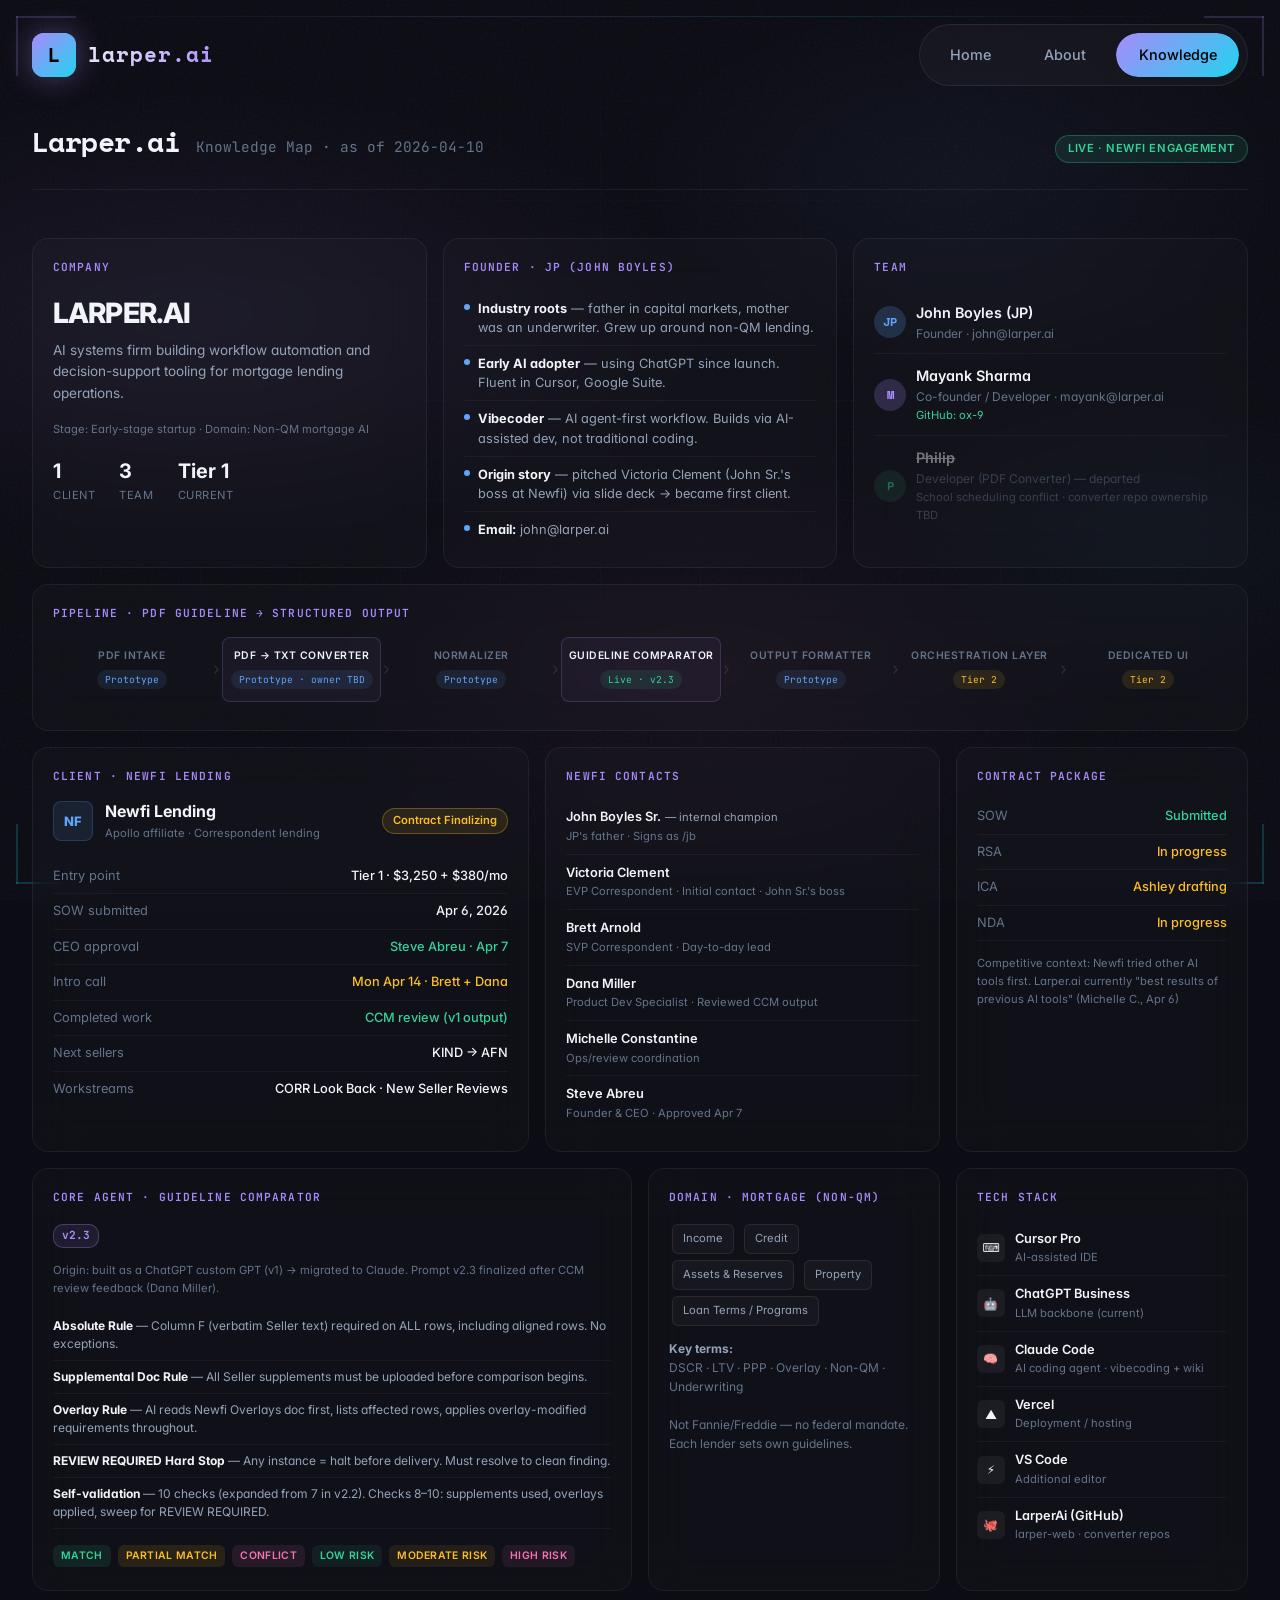
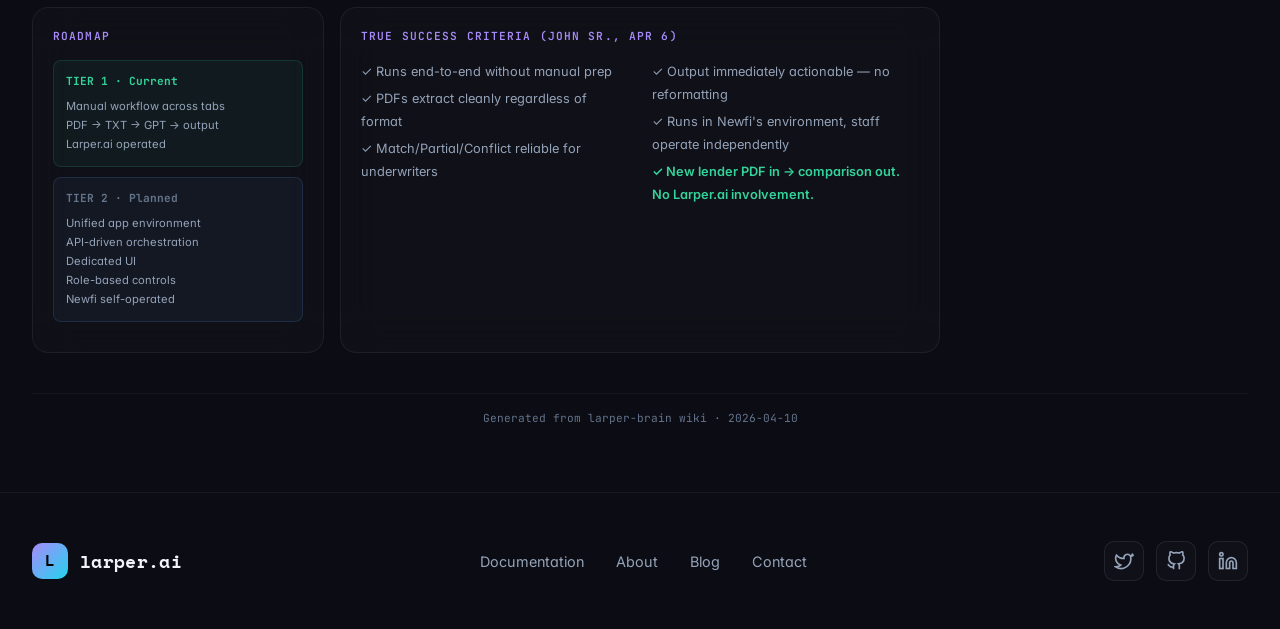
<file: larper-knowledge-map.html>
<!DOCTYPE html>
<html lang="en">

<head>
  <meta charset="UTF-8" />
  <meta name="viewport" content="width=device-width, initial-scale=1.0" />
  <title>larper.ai | Knowledge Map</title>
  <link rel="preconnect" href="https://fonts.googleapis.com">
  <link rel="preconnect" href="https://fonts.gstatic.com" crossorigin>
  <link href="https://fonts.googleapis.com/css2?family=Inter:wght@100..900&family=Space+Mono:wght@400;700&family=JetBrains+Mono:wght@400;500;600&display=swap" rel="stylesheet">
  <style>
    :root {
      --bg: #0c0c14;
      --bg-elevated: #12121c;
      --bg-card: rgba(255, 255, 255, 0.02);
      --bg-card-hover: rgba(255, 255, 255, 0.04);
      --text: #f1f5f9;
      --text-secondary: #94a3b8;
      --text-muted: #64748b;
      --accent: #a78bfa;
      --accent-alt: #60a5fa;
      --accent-pink: #f472b6;
      --accent-cyan: #22d3ee;
      --accent-green: #34d399;
      --accent-orange: #fb923c;
      --accent-yellow: #fbbf24;
      --border: rgba(255, 255, 255, 0.06);
      --border-hover: rgba(167, 139, 250, 0.25);
      --glass-bg: rgba(255, 255, 255, 0.03);
      --glass-border: rgba(255, 255, 255, 0.08);
      --glass-blur: 16px;
      --radius-sm: 8px;
      --radius-md: 12px;
      --radius-lg: 16px;
      --radius-xl: 20px;
      --radius-2xl: 24px;
      --section-padding: 120px;
      --transition-smooth: cubic-bezier(0.16, 1, 0.3, 1);
    }

    * {
      box-sizing: border-box;
      margin: 0;
      padding: 0;
    }

    html {
      scroll-behavior: smooth;
    }

    ::-webkit-scrollbar {
      width: 10px;
    }

    ::-webkit-scrollbar-track {
      background: var(--bg);
    }

    ::-webkit-scrollbar-thumb {
      background: linear-gradient(180deg, var(--accent), var(--accent-cyan));
      border-radius: 5px;
    }

    body {
      background: var(--bg);
      color: var(--text);
      font-family: 'Inter', system-ui, -apple-system, sans-serif;
      font-feature-settings: 'cv02', 'cv03', 'cv04', 'cv11';
      line-height: 1.6;
      overflow-x: hidden;
      min-height: 100vh;
    }

    /* ===== ANIMATED BACKGROUND ===== */
    .bg-container {
      position: fixed;
      inset: 0;
      z-index: 0;
      overflow: hidden;
    }

    .mesh-gradient {
      position: absolute;
      inset: 0;
      background:
        radial-gradient(ellipse 80% 50% at 15% 35%, rgba(167, 139, 250, 0.07) 0%, transparent 50%),
        radial-gradient(ellipse 50% 40% at 75% 20%, rgba(96, 165, 250, 0.05) 0%, transparent 50%),
        radial-gradient(ellipse 60% 50% at 55% 75%, rgba(244, 114, 182, 0.04) 0%, transparent 50%),
        radial-gradient(ellipse 40% 30% at 90% 60%, rgba(34, 211, 238, 0.03) 0%, transparent 50%);
    }

    .grid-pattern {
      position: absolute;
      inset: 0;
      background-image:
        linear-gradient(rgba(255, 255, 255, 0.02) 1px, transparent 1px),
        linear-gradient(90deg, rgba(255, 255, 255, 0.02) 1px, transparent 1px);
      background-size: 100px 100px;
      mask-image: radial-gradient(ellipse at center, black 20%, transparent 70%);
    }

    .noise {
      position: absolute;
      inset: 0;
      background-image: url("data:image/svg+xml,%3Csvg viewBox='0 0 512 512' xmlns='http://www.w3.org/2000/svg'%3E%3Cfilter id='n'%3E%3CfeTurbulence type='fractalNoise' baseFrequency='0.7' numOctaves='4'/%3E%3C/filter%3E%3Crect width='100%25' height='100%25' filter='url(%23n)'/%3E%3C/svg%3E");
      opacity: 0.035;
      pointer-events: none;
    }

    /* ===== CORNER FRAMES ===== */
    .corner-frame {
      position: fixed;
      width: 60px;
      height: 60px;
      z-index: 2;
      pointer-events: none;
    }
    .corner-tl { top: 16px; left: 16px; }
    .corner-tr { top: 16px; right: 16px; }
    .corner-bl { bottom: 16px; left: 16px; }
    .corner-br { bottom: 16px; right: 16px; }

    .corner-frame line {
      stroke-dasharray: 60;
      stroke-dashoffset: 60;
      animation: drawCorner 1.5s ease-out forwards;
    }
    .corner-tr line { animation-delay: 0.15s; }
    .corner-bl line { animation-delay: 0.3s; }
    .corner-br line { animation-delay: 0.45s; }

    @keyframes drawCorner {
      to { stroke-dashoffset: 0; }
    }

    .corner-line {
      position: fixed;
      left: 76px;
      right: 76px;
      height: 0.5px;
      background: linear-gradient(90deg, transparent, rgba(167,139,250,0.15), rgba(34,211,238,0.15), transparent);
      z-index: 2;
      pointer-events: none;
      transform: scaleX(0);
      animation: extendLine 1s ease-out 0.8s forwards;
    }
    .corner-line-top { top: 16px; }
    .corner-line-bottom { bottom: 16px; }

    @keyframes extendLine {
      to { transform: scaleX(1); }
    }

    @media (max-width: 768px) {
      .corner-frame {
        width: 40px;
        height: 40px;
      }
      .corner-frame line { stroke-width: 0.5; stroke-dasharray: 40; stroke-dashoffset: 40; }
      .corner-tl { top: 10px; left: 10px; }
      .corner-tr { top: 10px; right: 10px; }
      .corner-bl { bottom: 10px; left: 10px; }
      .corner-br { bottom: 10px; right: 10px; }
      .corner-line { display: none; }
      .corner-line-top, .corner-line-bottom { display: none; }
    }

    /* Scroll Progress */
    .scroll-progress {
      position: fixed;
      top: 0;
      left: 0;
      height: 3px;
      background: linear-gradient(90deg, var(--accent), var(--accent-cyan), var(--accent-green), var(--accent));
      background-size: 300% 100%;
      z-index: 10001;
      transform-origin: left;
      transform: scaleX(0);
      animation: gradientShift 8s linear infinite;
      box-shadow: 0 0 12px var(--accent), 0 0 24px rgba(167, 139, 250, 0.3);
    }

    @keyframes gradientShift {
      0% { background-position: 0% 50%; }
      100% { background-position: 300% 50%; }
    }

    /* ===== HEADER ===== */
    .site-header {
      position: fixed;
      top: 0;
      left: 0;
      right: 0;
      z-index: 1000;
      padding: 1.5rem 0;
      transition: all 0.5s cubic-bezier(0.4, 0, 0.2, 1);
    }

    .site-header.scrolled {
      padding: 1rem 0;
      background: rgba(12, 12, 20, 0.85);
      backdrop-filter: blur(30px) saturate(180%);
      -webkit-backdrop-filter: blur(30px) saturate(180%);
      border-bottom: 1px solid rgba(255, 255, 255, 0.1);
    }

    .nav-inner {
      display: flex;
      align-items: center;
      justify-content: space-between;
      max-width: 1400px;
      margin: 0 auto;
      padding: 0 2rem;
    }

    .brand {
      display: flex;
      align-items: center;
      gap: 0.75rem;
      text-decoration: none;
      position: relative;
    }

    .brand-icon {
      width: 44px;
      height: 44px;
      background: linear-gradient(135deg, var(--accent), var(--accent-cyan));
      border-radius: 12px;
      display: flex;
      align-items: center;
      justify-content: center;
      font-family: 'Space Mono', monospace;
      font-size: 1.25rem;
      font-weight: 700;
      color: #000;
      box-shadow: 0 0 30px rgba(167, 139, 250, 0.4);
      animation: iconGlow 3s ease-in-out infinite;
      position: relative;
      overflow: hidden;
    }

    .brand-icon::before {
      content: '';
      position: absolute;
      inset: -2px;
      background: linear-gradient(135deg, var(--accent), var(--accent-cyan), var(--accent-pink), var(--accent));
      border-radius: 12px;
      z-index: -1;
      animation: borderRotate 3s linear infinite;
    }

    @keyframes borderRotate {
      0% { transform: rotate(0deg); }
      100% { transform: rotate(360deg); }
    }

    @keyframes iconGlow {
      0%, 100% { box-shadow: 0 0 20px rgba(167, 139, 250, 0.4), 0 0 40px rgba(167, 139, 250, 0.2); }
      50% { box-shadow: 0 0 40px rgba(96, 165, 250, 0.6), 0 0 80px rgba(96, 165, 250, 0.3); }
    }

    .brand-text {
      font-family: 'Space Mono', monospace;
      font-size: 1.3rem;
      font-weight: 700;
      color: var(--text);
      letter-spacing: 0.05em;
      background: linear-gradient(135deg, var(--text), var(--accent));
      -webkit-background-clip: text;
      -webkit-text-fill-color: transparent;
      background-clip: text;
    }

    .nav-links {
      display: flex;
      gap: 0.5rem;
      background: rgba(255, 255, 255, 0.03);
      backdrop-filter: blur(20px);
      padding: 0.5rem;
      border-radius: 100px;
      border: 1px solid rgba(255, 255, 255, 0.08);
    }

    .nav-links a {
      color: var(--text-secondary);
      text-decoration: none;
      font-size: 0.9rem;
      font-weight: 500;
      padding: 0.65rem 1.4rem;
      border-radius: 100px;
      transition: all 0.3s ease;
      position: relative;
      overflow: hidden;
    }

    .nav-links a::before {
      content: '';
      position: absolute;
      inset: 0;
      background: linear-gradient(135deg, var(--accent), var(--accent-cyan));
      border-radius: 100px;
      opacity: 0;
      transition: opacity 0.3s;
    }

    .nav-links a span {
      position: relative;
      z-index: 1;
    }

    .nav-links a:hover,
    .nav-links a.active {
      color: #000;
    }

    .nav-links a:hover::before,
    .nav-links a.active::before {
      opacity: 1;
    }

    /* ===== MOBILE NAV ===== */
    .hamburger {
      display: none;
      flex-direction: column;
      gap: 5px;
      background: none;
      border: none;
      cursor: pointer;
      padding: 8px;
      z-index: 1002;
    }

    .hamburger span {
      display: block;
      width: 24px;
      height: 2px;
      background: var(--text);
      border-radius: 2px;
      transition: all 0.3s ease;
    }

    .hamburger.active span:nth-child(1) {
      transform: rotate(45deg) translate(5px, 5px);
    }

    .hamburger.active span:nth-child(2) {
      opacity: 0;
    }

    .hamburger.active span:nth-child(3) {
      transform: rotate(-45deg) translate(5px, -5px);
    }

    .mobile-nav-overlay {
      position: fixed;
      inset: 0;
      z-index: 999;
      background: rgba(12, 12, 20, 0.95);
      backdrop-filter: blur(30px);
      -webkit-backdrop-filter: blur(30px);
      display: flex;
      align-items: center;
      justify-content: center;
      opacity: 0;
      visibility: hidden;
      transition: all 0.4s ease;
    }

    .mobile-nav-overlay.active {
      opacity: 1;
      visibility: visible;
    }

    .mobile-nav-links {
      display: flex;
      flex-direction: column;
      align-items: center;
      gap: 2rem;
    }

    .mobile-nav-links a {
      color: var(--text);
      text-decoration: none;
      font-size: 1.5rem;
      font-weight: 600;
      letter-spacing: -0.01em;
      transition: color 0.2s ease;
    }

    .mobile-nav-links a:hover,
    .mobile-nav-links a.active {
      color: var(--accent);
    }

    /* ===== MAIN CONTENT ===== */
    .main-content {
      padding-top: 120px;
      padding-bottom: 4rem;
      position: relative;
      z-index: 10;
    }

    .container {
      max-width: 1400px;
      margin: 0 auto;
      padding: 0 2rem;
    }

    /* Page Header */
    .page-header {
      margin-bottom: 3rem;
      padding-bottom: 1.5rem;
      border-bottom: 1px solid rgba(255, 255, 255, 0.06);
    }

    .page-header-content {
      display: flex;
      align-items: baseline;
      gap: 16px;
      flex-wrap: wrap;
    }

    .page-header h1 {
      font-family: 'Space Mono', monospace;
      font-size: 1.75rem;
      font-weight: 700;
      color: var(--text);
      letter-spacing: -0.02em;
    }

    .page-header .sub {
      font-size: 0.9rem;
      color: var(--text-muted);
      font-family: 'JetBrains Mono', monospace;
    }

    .badge {
      margin-left: auto;
      font-size: 0.7rem;
      background: rgba(52, 211, 153, 0.1);
      color: var(--accent-green);
      border: 1px solid rgba(52, 211, 153, 0.3);
      padding: 4px 12px;
      border-radius: 20px;
      font-weight: 600;
      letter-spacing: 0.05em;
      text-transform: uppercase;
    }

    @media (max-width: 768px) {
      .badge {
        margin-left: 0;
        margin-top: 0.5rem;
      }
      .page-header-content {
        flex-direction: column;
        align-items: flex-start;
        gap: 0.5rem;
      }
    }

    /* ===== GRID ===== */
    .grid {
      display: grid;
      grid-template-columns: repeat(12, 1fr);
      gap: 16px;
    }

    /* ===== CARDS ===== */
    .card {
      background: var(--bg-card);
      border: 1px solid var(--border);
      border-radius: var(--radius-lg);
      padding: 20px;
      backdrop-filter: blur(20px);
      transition: all 0.4s var(--transition-smooth);
    }

    .card:hover {
      border-color: var(--border-hover);
      background: var(--bg-card-hover);
    }

    .card-title {
      font-family: 'JetBrains Mono', monospace;
      font-size: 0.7rem;
      font-weight: 600;
      text-transform: uppercase;
      letter-spacing: 0.1em;
      color: var(--accent);
      margin-bottom: 14px;
    }

    /* Spans */
    .span-4 { grid-column: span 4; }
    .span-3 { grid-column: span 3; }
    .span-5 { grid-column: span 5; }
    .span-7 { grid-column: span 7; }
    .span-6 { grid-column: span 6; }
    .span-8 { grid-column: span 8; }
    .span-12 { grid-column: span 12; }

    /* Company card */
    .company-name {
      font-size: 1.75rem;
      font-weight: 800;
      letter-spacing: -0.03em;
      color: var(--text);
      margin-bottom: 4px;
    }

    .company-tagline {
      font-size: 0.85rem;
      color: var(--text-secondary);
      line-height: 1.6;
      margin-bottom: 16px;
    }

    .stat-row {
      display: flex;
      gap: 24px;
      margin-top: 16px;
    }

    .stat .val {
      font-size: 1.25rem;
      font-weight: 700;
      color: var(--text);
    }

    .stat .lbl {
      font-size: 0.7rem;
      color: var(--text-muted);
      text-transform: uppercase;
      letter-spacing: 0.05em;
    }

    /* Person chip */
    .person {
      display: flex;
      align-items: center;
      gap: 10px;
      padding: 10px 0;
      border-bottom: 1px solid rgba(255, 255, 255, 0.04);
    }

    .person:last-child {
      border-bottom: none;
    }

    .avatar {
      width: 32px;
      height: 32px;
      border-radius: 50%;
      display: flex;
      align-items: center;
      justify-content: center;
      font-size: 12px;
      font-weight: 700;
      flex-shrink: 0;
      font-family: 'Space Mono', monospace;
    }

    .av-jp {
      background: rgba(96, 165, 250, 0.2);
      color: var(--accent-alt);
    }

    .av-may {
      background: rgba(167, 139, 250, 0.2);
      color: var(--accent);
    }

    .av-phil {
      background: rgba(52, 211, 153, 0.2);
      color: var(--accent-green);
    }

    .person-name {
      font-size: 0.9rem;
      font-weight: 600;
      color: var(--text);
    }

    .person-role {
      font-size: 0.75rem;
      color: var(--text-muted);
    }

    .person-note {
      font-size: 0.7rem;
      color: var(--accent-green);
      margin-top: 1px;
    }

    /* JP background */
    .jp-trait {
      display: flex;
      align-items: flex-start;
      gap: 8px;
      padding: 8px 0;
      border-bottom: 1px solid rgba(255, 255, 255, 0.04);
      font-size: 0.8rem;
      line-height: 1.5;
      color: var(--text-secondary);
    }

    .jp-trait:last-child {
      border-bottom: none;
    }

    .jp-trait .dot {
      width: 6px;
      height: 6px;
      border-radius: 50%;
      background: var(--accent-alt);
      flex-shrink: 0;
      margin-top: 5px;
    }

    /* Pipeline */
    .pipeline {
      display: flex;
      align-items: center;
      gap: 0;
      margin-top: 8px;
      overflow-x: auto;
      padding-bottom: 8px;
    }

    .pipe-step {
      flex: 1;
      text-align: center;
      padding: 10px 6px;
      position: relative;
      min-width: 100px;
    }

    .pipe-step .ps-label {
      font-size: 0.65rem;
      font-weight: 600;
      color: var(--text-muted);
      text-transform: uppercase;
      letter-spacing: 0.5px;
    }

    .pipe-step .ps-status {
      font-size: 0.6rem;
      margin-top: 4px;
      padding: 2px 8px;
      border-radius: 10px;
      display: inline-block;
      font-family: 'JetBrains Mono', monospace;
    }

    .status-proto {
      background: rgba(96, 165, 250, 0.1);
      color: var(--accent-alt);
    }

    .status-live {
      background: rgba(52, 211, 153, 0.1);
      color: var(--accent-green);
    }

    .status-plan {
      background: rgba(251, 191, 36, 0.1);
      color: var(--accent-yellow);
    }

    .pipe-arrow {
      color: rgba(255, 255, 255, 0.1);
      font-size: 18px;
      flex-shrink: 0;
      padding: 0 2px;
    }

    .pipe-step.highlight .ps-label {
      color: var(--text);
    }

    .pipe-step.highlight {
      background: rgba(167, 139, 250, 0.05);
      border-radius: 8px;
      border: 1px solid rgba(167, 139, 250, 0.2);
    }

    /* Newfi client card */
    .newfi-header {
      display: flex;
      align-items: center;
      gap: 12px;
      margin-bottom: 16px;
    }

    .newfi-logo {
      width: 40px;
      height: 40px;
      border-radius: 8px;
      background: rgba(96, 165, 250, 0.1);
      display: flex;
      align-items: center;
      justify-content: center;
      font-size: 13px;
      font-weight: 800;
      color: var(--accent-alt);
      border: 1px solid rgba(96, 165, 250, 0.2);
    }

    .newfi-name {
      font-size: 1rem;
      font-weight: 700;
      color: var(--text);
    }

    .newfi-sub {
      font-size: 0.7rem;
      color: var(--text-muted);
    }

    .newfi-status {
      margin-left: auto;
      font-size: 0.7rem;
      background: rgba(251, 191, 36, 0.1);
      color: var(--accent-yellow);
      border: 1px solid rgba(251, 191, 36, 0.3);
      padding: 3px 10px;
      border-radius: 20px;
      font-weight: 600;
    }

    .kv-row {
      display: flex;
      justify-content: space-between;
      align-items: center;
      padding: 7px 0;
      border-bottom: 1px solid rgba(255, 255, 255, 0.04);
      font-size: 0.8rem;
    }

    .kv-row:last-child {
      border-bottom: none;
    }

    .kv-key {
      color: var(--text-muted);
    }

    .kv-val {
      color: var(--text);
      font-weight: 500;
      text-align: right;
      max-width: 60%;
    }

    .kv-val.green {
      color: var(--accent-green);
    }

    .kv-val.yellow {
      color: var(--accent-yellow);
    }

    /* Contacts list */
    .contact {
      padding: 8px 0;
      border-bottom: 1px solid rgba(255, 255, 255, 0.04);
      font-size: 0.8rem;
    }

    .contact:last-child {
      border-bottom: none;
    }

    .contact .cname {
      font-weight: 600;
      color: var(--text);
    }

    .contact .crole {
      color: var(--text-muted);
      font-size: 0.7rem;
    }

    .contact .cnote {
      color: var(--text-secondary);
      font-size: 0.7rem;
      margin-top: 1px;
    }

    /* Agent / prompt card */
    .version-pill {
      display: inline-block;
      font-size: 0.7rem;
      font-weight: 700;
      background: rgba(167, 139, 250, 0.1);
      color: var(--accent);
      border: 1px solid rgba(167, 139, 250, 0.3);
      padding: 2px 8px;
      border-radius: 10px;
      margin-bottom: 14px;
      font-family: 'JetBrains Mono', monospace;
    }

    .rule-row {
      padding: 7px 0;
      border-bottom: 1px solid rgba(255, 255, 255, 0.04);
      font-size: 0.75rem;
      line-height: 1.5;
      color: var(--text-secondary);
    }

    .rule-row:last-child {
      border-bottom: none;
    }

    .rule-row strong {
      color: var(--text);
    }

    /* Output columns */
    .col-chip {
      display: inline-block;
      font-size: 0.65rem;
      font-weight: 600;
      padding: 3px 8px;
      border-radius: 6px;
      margin: 3px 3px 3px 0;
      text-transform: uppercase;
      letter-spacing: 0.3px;
    }

    .col-match {
      background: rgba(52, 211, 153, 0.1);
      color: var(--accent-green);
    }

    .col-partial {
      background: rgba(251, 191, 36, 0.1);
      color: var(--accent-yellow);
    }

    .col-conflict {
      background: rgba(244, 114, 182, 0.1);
      color: var(--accent-pink);
    }

    .col-low {
      background: rgba(52, 211, 153, 0.08);
      color: var(--accent-green);
    }

    .col-moderate {
      background: rgba(251, 191, 36, 0.08);
      color: var(--accent-yellow);
    }

    .col-high {
      background: rgba(244, 114, 182, 0.08);
      color: var(--accent-pink);
    }

    /* Tech stack */
    .stack-item {
      display: flex;
      align-items: center;
      gap: 10px;
      padding: 8px 0;
      border-bottom: 1px solid rgba(255, 255, 255, 0.04);
      font-size: 0.8rem;
    }

    .stack-item:last-child {
      border-bottom: none;
    }

    .stack-icon {
      width: 28px;
      height: 28px;
      border-radius: 6px;
      background: rgba(255, 255, 255, 0.05);
      display: flex;
      align-items: center;
      justify-content: center;
      font-size: 12px;
      flex-shrink: 0;
    }

    .stack-name {
      font-weight: 600;
      color: var(--text);
    }

    .stack-role {
      font-size: 0.7rem;
      color: var(--text-muted);
    }

    /* Domain areas */
    .domain-chip {
      display: inline-block;
      background: rgba(255, 255, 255, 0.03);
      border: 1px solid rgba(255, 255, 255, 0.08);
      border-radius: 6px;
      padding: 5px 10px;
      font-size: 0.7rem;
      color: var(--text-secondary);
      margin: 3px;
    }

    /* Roadmap */
    .tier {
      padding: 12px;
      border-radius: 8px;
      margin-bottom: 10px;
    }

    .tier-1 {
      background: rgba(52, 211, 153, 0.05);
      border: 1px solid rgba(52, 211, 153, 0.15);
    }

    .tier-2 {
      background: rgba(96, 165, 250, 0.05);
      border: 1px solid rgba(96, 165, 250, 0.15);
    }

    .tier-label {
      font-size: 0.7rem;
      font-weight: 700;
      margin-bottom: 6px;
      font-family: 'JetBrains Mono', monospace;
    }

    .tier-1 .tier-label {
      color: var(--accent-green);
    }

    .tier-2 .tier-label {
      color: var(--text-muted);
    }

    .tier-items {
      font-size: 0.7rem;
      color: var(--text-secondary);
      line-height: 1.7;
    }

    /* Section divider */
    .section-label {
      grid-column: span 12;
      font-family: 'JetBrains Mono', monospace;
      font-size: 0.65rem;
      font-weight: 600;
      text-transform: uppercase;
      letter-spacing: 0.15em;
      color: var(--text-muted);
      padding: 8px 0 0;
      border-top: 1px solid rgba(255, 255, 255, 0.04);
      margin-top: 4px;
    }

    /* ===== FOOTER ===== */
    footer {
      padding: 3rem 0;
      border-top: 1px solid rgba(255, 255, 255, 0.05);
      position: relative;
      z-index: 10;
    }

    .footer-content {
      display: flex;
      justify-content: space-between;
      align-items: center;
      flex-wrap: wrap;
      gap: 1.5rem;
    }

    .footer-brand {
      display: flex;
      align-items: center;
      gap: 0.75rem;
    }

    .footer-logo {
      width: 36px;
      height: 36px;
      background: linear-gradient(135deg, var(--accent), var(--accent-cyan));
      border-radius: 10px;
      display: flex;
      align-items: center;
      justify-content: center;
      font-family: 'Space Mono', monospace;
      font-weight: 700;
      font-size: 1rem;
      color: #000;
    }

    .footer-name {
      font-family: 'Space Mono', monospace;
      font-weight: 700;
      font-size: 1.1rem;
      color: var(--text);
      letter-spacing: 0.02em;
    }

    .footer-links {
      display: flex;
      gap: 2rem;
    }

    .footer-links a {
      color: var(--text-secondary);
      text-decoration: none;
      font-size: 0.9rem;
      transition: color 0.2s ease;
    }

    .footer-links a:hover {
      color: var(--text);
    }

    .footer-social {
      display: flex;
      gap: 0.75rem;
    }

    .footer-social a {
      width: 40px;
      height: 40px;
      display: flex;
      align-items: center;
      justify-content: center;
      border-radius: 10px;
      border: 1px solid rgba(255, 255, 255, 0.08);
      color: var(--text-secondary);
      transition: all 0.2s ease;
      background: rgba(255, 255, 255, 0.02);
    }

    .footer-social a:hover {
      background: rgba(167, 139, 250, 0.1);
      border-color: rgba(167, 139, 250, 0.3);
      color: var(--text);
    }

    /* ===== REVEAL ANIMATIONS ===== */
    .reveal {
      opacity: 0;
      transform: translateY(24px);
      transition: opacity 0.7s var(--transition-smooth), transform 0.7s var(--transition-smooth);
    }

    .reveal.active {
      opacity: 1;
      transform: translateY(0);
    }

    .reveal-delay-1 { transition-delay: 0.08s; }
    .reveal-delay-2 { transition-delay: 0.16s; }
    .reveal-delay-3 { transition-delay: 0.24s; }
    .reveal-delay-4 { transition-delay: 0.32s; }

    /* ===== RESPONSIVE ===== */
    @media (max-width: 1024px) {
      .span-4, .span-3, .span-5, .span-7, .span-6, .span-8 {
        grid-column: span 6;
      }
    }

    @media (max-width: 768px) {
      .nav-links {
        display: none;
      }

      .hamburger {
        display: flex;
      }

      .span-4, .span-3, .span-5, .span-7, .span-6, .span-8, .span-12 {
        grid-column: span 12;
      }

      .stat-row {
        flex-wrap: wrap;
      }

      .pipeline {
        flex-wrap: wrap;
        gap: 8px;
      }

      .pipe-arrow {
        transform: rotate(90deg);
      }

      .footer-content {
        flex-direction: column;
        text-align: center;
      }

      .footer-links {
        flex-wrap: wrap;
        justify-content: center;
      }
    }

    @media (max-width: 480px) {
      .container {
        padding: 0 1rem;
      }

      .card {
        padding: 16px;
      }
    }

    /* ===== REDUCED MOTION ===== */
    @media (prefers-reduced-motion: reduce) {
      .corner-frame line { animation: none; stroke-dashoffset: 0; }
      .corner-line { animation: none; transform: scaleX(1); }
      .reveal {
        opacity: 1;
        transform: none;
        transition: none;
      }
    }
  </style>
</head>

<body>
  <!-- Scroll Progress -->
  <div class="scroll-progress" id="scroll-progress"></div>

  <!-- Background -->
  <div class="bg-container">
    <div class="mesh-gradient"></div>
    <div class="grid-pattern"></div>
    <div class="noise"></div>
    <svg class="corner-frame corner-tl" viewBox="0 0 60 60" fill="none" xmlns="http://www.w3.org/2000/svg" aria-hidden="true">
      <line x1="0" y1="1" x2="60" y2="1" stroke="rgba(167,139,250,0.4)" stroke-width="1"/>
      <line x1="1" y1="0" x2="1" y2="60" stroke="rgba(167,139,250,0.4)" stroke-width="1"/>
    </svg>
    <svg class="corner-frame corner-tr" viewBox="0 0 60 60" fill="none" xmlns="http://www.w3.org/2000/svg" aria-hidden="true">
      <line x1="0" y1="1" x2="60" y2="1" stroke="rgba(167,139,250,0.4)" stroke-width="1"/>
      <line x1="59" y1="0" x2="59" y2="60" stroke="rgba(167,139,250,0.4)" stroke-width="1"/>
    </svg>
    <svg class="corner-frame corner-bl" viewBox="0 0 60 60" fill="none" xmlns="http://www.w3.org/2000/svg" aria-hidden="true">
      <line x1="1" y1="60" x2="1" y2="0" stroke="rgba(34,211,238,0.4)" stroke-width="1"/>
      <line x1="0" y1="59" x2="60" y2="59" stroke="rgba(34,211,238,0.4)" stroke-width="1"/>
    </svg>
    <svg class="corner-frame corner-br" viewBox="0 0 60 60" fill="none" xmlns="http://www.w3.org/2000/svg" aria-hidden="true">
      <line x1="59" y1="60" x2="59" y2="0" stroke="rgba(34,211,238,0.4)" stroke-width="1"/>
      <line x1="60" y1="59" x2="0" y2="59" stroke="rgba(34,211,238,0.4)" stroke-width="1"/>
    </svg>
    <div class="corner-line corner-line-top" aria-hidden="true"></div>
    <div class="corner-line corner-line-bottom" aria-hidden="true"></div>
  </div>

  <!-- Header -->
  <header class="site-header" id="header">
    <div class="nav-inner">
      <a class="brand" href="index.html">
        <div class="brand-icon">L</div>
        <span class="brand-text">larper.ai</span>
      </a>
      <nav class="nav-links" aria-label="Main navigation">
        <a href="index.html"><span>Home</span></a>
        <a href="about.html"><span>About</span></a>
        <a href="larper-knowledge-map.html" class="active" aria-current="page"><span>Knowledge</span></a>
      </nav>
      <button class="hamburger" id="hamburger" aria-label="Toggle menu">
        <span></span>
        <span></span>
        <span></span>
      </button>
    </div>
  </header>

  <!-- Mobile Nav Overlay -->
  <div class="mobile-nav-overlay" id="mobile-nav">
    <div class="mobile-nav-links">
      <a href="index.html">Home</a>
      <a href="about.html">About</a>
      <a href="larper-knowledge-map.html" class="active">Knowledge</a>
    </div>
  </div>

  <!-- Main Content -->
  <main class="main-content">
    <div class="container">
      <!-- Page Header -->
      <div class="page-header reveal">
        <div class="page-header-content">
          <h1>Larper.ai</h1>
          <span class="sub">Knowledge Map · as of 2026-04-10</span>
          <span class="badge">LIVE · Newfi Engagement</span>
        </div>
      </div>

      <!-- Knowledge Grid -->
      <div class="grid">
        <!-- Company overview -->
        <div class="card span-4 reveal" data-animate="scroll">
          <div class="card-title">Company</div>
          <div class="company-name">LARPER.AI</div>
          <div class="company-tagline">AI systems firm building workflow automation and decision-support tooling for mortgage lending operations.</div>
          <div style="font-size:0.7rem; color:var(--text-muted);">Stage: Early-stage startup · Domain: Non-QM mortgage AI</div>
          <div class="stat-row">
            <div class="stat">
              <div class="val">1</div>
              <div class="lbl">Client</div>
            </div>
            <div class="stat">
              <div class="val">3</div>
              <div class="lbl">Team</div>
            </div>
            <div class="stat">
              <div class="val">Tier 1</div>
              <div class="lbl">Current</div>
            </div>
          </div>
        </div>

        <!-- JP background -->
        <div class="card span-4 reveal reveal-delay-1" data-animate="scroll">
          <div class="card-title">Founder · JP (John Boyles)</div>
          <div class="jp-trait">
            <div class="dot"></div><span><strong style="color:var(--text);">Industry roots</strong> — father in capital markets, mother was an underwriter. Grew up around non-QM lending.</span>
          </div>
          <div class="jp-trait">
            <div class="dot"></div><span><strong style="color:var(--text);">Early AI adopter</strong> — using ChatGPT since launch. Fluent in Cursor, Google Suite.</span>
          </div>
          <div class="jp-trait">
            <div class="dot"></div><span><strong style="color:var(--text);">Vibecoder</strong> — AI agent-first workflow. Builds via AI-assisted dev, not traditional coding.</span>
          </div>
          <div class="jp-trait">
            <div class="dot"></div><span><strong style="color:var(--text);">Origin story</strong> — pitched Victoria Clement (John Sr.'s boss at Newfi) via slide deck → became first client.</span>
          </div>
          <div class="jp-trait">
            <div class="dot"></div><span><strong style="color:var(--text);">Email:</strong> john@larper.ai</span>
          </div>
        </div>

        <!-- Team -->
        <div class="card span-4 reveal reveal-delay-2" data-animate="scroll">
          <div class="card-title">Team</div>
          <div class="person">
            <div class="avatar av-jp">JP</div>
            <div>
              <div class="person-name">John Boyles (JP)</div>
              <div class="person-role">Founder · john@larper.ai</div>
            </div>
          </div>
          <div class="person">
            <div class="avatar av-may">M</div>
            <div>
              <div class="person-name">Mayank Sharma</div>
              <div class="person-role">Co-founder / Developer · mayank@larper.ai</div>
              <div class="person-note">GitHub: ox-9</div>
            </div>
          </div>
          <div class="person" style="opacity:0.45;">
            <div class="avatar av-phil">P</div>
            <div>
              <div class="person-name" style="text-decoration:line-through;">Philip</div>
              <div class="person-role">Developer (PDF Converter) — departed</div>
              <div class="person-note" style="color:var(--text-muted);">School scheduling conflict · converter repo ownership TBD</div>
            </div>
          </div>
        </div>

        <!-- Pipeline -->
        <div class="card span-12 reveal" data-animate="scroll">
          <div class="card-title">Pipeline · PDF Guideline → Structured Output</div>
          <div class="pipeline">
            <div class="pipe-step">
              <div class="ps-label">PDF Intake</div>
              <div class="ps-status status-proto">Prototype</div>
            </div>
            <div class="pipe-arrow">›</div>
            <div class="pipe-step highlight">
              <div class="ps-label">PDF → TXT Converter</div>
              <div class="ps-status status-proto">Prototype · owner TBD</div>
            </div>
            <div class="pipe-arrow">›</div>
            <div class="pipe-step">
              <div class="ps-label">Normalizer</div>
              <div class="ps-status status-proto">Prototype</div>
            </div>
            <div class="pipe-arrow">›</div>
            <div class="pipe-step highlight">
              <div class="ps-label">Guideline Comparator</div>
              <div class="ps-status status-live">Live · v2.3</div>
            </div>
            <div class="pipe-arrow">›</div>
            <div class="pipe-step">
              <div class="ps-label">Output Formatter</div>
              <div class="ps-status status-proto">Prototype</div>
            </div>
            <div class="pipe-arrow">›</div>
            <div class="pipe-step">
              <div class="ps-label">Orchestration Layer</div>
              <div class="ps-status status-plan">Tier 2</div>
            </div>
            <div class="pipe-arrow">›</div>
            <div class="pipe-step">
              <div class="ps-label">Dedicated UI</div>
              <div class="ps-status status-plan">Tier 2</div>
            </div>
          </div>
        </div>

        <!-- Newfi engagement -->
        <div class="card span-5 reveal" data-animate="scroll">
          <div class="card-title">Client · Newfi Lending</div>
          <div class="newfi-header">
            <div class="newfi-logo">NF</div>
            <div>
              <div class="newfi-name">Newfi Lending</div>
              <div class="newfi-sub">Apollo affiliate · Correspondent lending</div>
            </div>
            <div class="newfi-status">Contract Finalizing</div>
          </div>
          <div class="kv-row"><span class="kv-key">Entry point</span><span class="kv-val">Tier 1 · $3,250 + $380/mo</span></div>
          <div class="kv-row"><span class="kv-key">SOW submitted</span><span class="kv-val">Apr 6, 2026</span></div>
          <div class="kv-row"><span class="kv-key">CEO approval</span><span class="kv-val green">Steve Abreu · Apr 7</span></div>
          <div class="kv-row"><span class="kv-key">Intro call</span><span class="kv-val yellow">Mon Apr 14 · Brett + Dana</span></div>
          <div class="kv-row"><span class="kv-key">Completed work</span><span class="kv-val green">CCM review (v1 output)</span></div>
          <div class="kv-row"><span class="kv-key">Next sellers</span><span class="kv-val">KIND → AFN</span></div>
          <div class="kv-row"><span class="kv-key">Workstreams</span><span class="kv-val">CORR Look Back · New Seller Reviews</span></div>
        </div>

        <!-- Newfi contacts -->
        <div class="card span-4 reveal reveal-delay-1" data-animate="scroll">
          <div class="card-title">Newfi Contacts</div>
          <div class="contact">
            <span class="cname">John Boyles Sr.</span>
            <span class="cnote"> — internal champion</span>
            <div class="crole">JP's father · Signs as /jb</div>
          </div>
          <div class="contact">
            <span class="cname">Victoria Clement</span>
            <div class="crole">EVP Correspondent · Initial contact · John Sr.'s boss</div>
          </div>
          <div class="contact">
            <span class="cname">Brett Arnold</span>
            <div class="crole">SVP Correspondent · Day-to-day lead</div>
          </div>
          <div class="contact">
            <span class="cname">Dana Miller</span>
            <div class="crole">Product Dev Specialist · Reviewed CCM output</div>
          </div>
          <div class="contact">
            <span class="cname">Michelle Constantine</span>
            <div class="crole">Ops/review coordination</div>
          </div>
          <div class="contact">
            <span class="cname">Steve Abreu</span>
            <div class="crole">Founder & CEO · Approved Apr 7</div>
          </div>
        </div>

        <!-- Contract -->
        <div class="card span-3 reveal reveal-delay-2" data-animate="scroll">
          <div class="card-title">Contract Package</div>
          <div class="kv-row"><span class="kv-key">SOW</span><span class="kv-val green">Submitted</span></div>
          <div class="kv-row"><span class="kv-key">RSA</span><span class="kv-val yellow">In progress</span></div>
          <div class="kv-row"><span class="kv-key">ICA</span><span class="kv-val yellow">Ashley drafting</span></div>
          <div class="kv-row"><span class="kv-key">NDA</span><span class="kv-val yellow">In progress</span></div>
          <div style="margin-top:14px; font-size:0.7rem; color:var(--text-muted);">Competitive context: Newfi tried other AI tools first. Larper.ai currently "best results of previous AI tools" (Michelle C., Apr 6)</div>
        </div>

        <!-- Comparator agent -->
        <div class="card span-6 reveal" data-animate="scroll">
          <div class="card-title">Core Agent · Guideline Comparator</div>
          <div class="version-pill">v2.3</div>
          <div style="font-size:0.7rem; color:var(--text-muted); margin-bottom:12px;">Origin: built as a ChatGPT custom GPT (v1) → migrated to Claude. Prompt v2.3 finalized after CCM review feedback (Dana Miller).</div>
          <div class="rule-row"><strong>Absolute Rule</strong> — Column F (verbatim Seller text) required on ALL rows, including aligned rows. No exceptions.</div>
          <div class="rule-row"><strong>Supplemental Doc Rule</strong> — All Seller supplements must be uploaded before comparison begins.</div>
          <div class="rule-row"><strong>Overlay Rule</strong> — AI reads Newfi Overlays doc first, lists affected rows, applies overlay-modified requirements throughout.</div>
          <div class="rule-row"><strong>REVIEW REQUIRED Hard Stop</strong> — Any instance = halt before delivery. Must resolve to clean finding.</div>
          <div class="rule-row"><strong>Self-validation</strong> — 10 checks (expanded from 7 in v2.2). Checks 8–10: supplements used, overlays applied, sweep for REVIEW REQUIRED.</div>
          <div style="margin-top:12px;">
            <span class="col-chip col-match">Match</span>
            <span class="col-chip col-partial">Partial Match</span>
            <span class="col-chip col-conflict">Conflict</span>
            <span class="col-chip col-low">Low Risk</span>
            <span class="col-chip col-moderate">Moderate Risk</span>
            <span class="col-chip col-high">High Risk</span>
          </div>
        </div>

        <!-- Domain -->
        <div class="card span-3 reveal reveal-delay-1" data-animate="scroll">
          <div class="card-title">Domain · Mortgage (Non-QM)</div>
          <div style="margin-bottom:10px;">
            <div class="domain-chip">Income</div>
            <div class="domain-chip">Credit</div>
            <div class="domain-chip">Assets & Reserves</div>
            <div class="domain-chip">Property</div>
            <div class="domain-chip">Loan Terms / Programs</div>
          </div>
          <div style="font-size:0.75rem; color:var(--text-muted); line-height:1.6;">
            <strong style="color:var(--text-secondary);">Key terms:</strong><br/>
            DSCR · LTV · PPP · Overlay · Non-QM · Underwriting<br/><br/>
            Not Fannie/Freddie — no federal mandate. Each lender sets own guidelines.
          </div>
        </div>

        <!-- Tech stack -->
        <div class="card span-3 reveal reveal-delay-2" data-animate="scroll">
          <div class="card-title">Tech Stack</div>
          <div class="stack-item">
            <div class="stack-icon">⌨️</div>
            <div>
              <div class="stack-name">Cursor Pro</div>
              <div class="stack-role">AI-assisted IDE</div>
            </div>
          </div>
          <div class="stack-item">
            <div class="stack-icon">🤖</div>
            <div>
              <div class="stack-name">ChatGPT Business</div>
              <div class="stack-role">LLM backbone (current)</div>
            </div>
          </div>
          <div class="stack-item">
            <div class="stack-icon">🧠</div>
            <div>
              <div class="stack-name">Claude Code</div>
              <div class="stack-role">AI coding agent · vibecoding + wiki</div>
            </div>
          </div>
          <div class="stack-item">
            <div class="stack-icon">▲</div>
            <div>
              <div class="stack-name">Vercel</div>
              <div class="stack-role">Deployment / hosting</div>
            </div>
          </div>
          <div class="stack-item">
            <div class="stack-icon">⚡</div>
            <div>
              <div class="stack-name">VS Code</div>
              <div class="stack-role">Additional editor</div>
            </div>
          </div>
          <div class="stack-item">
            <div class="stack-icon">🐙</div>
            <div>
              <div class="stack-name">LarperAi (GitHub)</div>
              <div class="stack-role">larper-web · converter repos</div>
            </div>
          </div>
        </div>

        <!-- Roadmap -->
        <div class="card span-3 reveal" data-animate="scroll">
          <div class="card-title">Roadmap</div>
          <div class="tier tier-1">
            <div class="tier-label">TIER 1 · Current</div>
            <div class="tier-items">
              Manual workflow across tabs<br/>
              PDF → TXT → GPT → output<br/>
              Larper.ai operated
            </div>
          </div>
          <div class="tier tier-2">
            <div class="tier-label">TIER 2 · Planned</div>
            <div class="tier-items">
              Unified app environment<br/>
              API-driven orchestration<br/>
              Dedicated UI<br/>
              Role-based controls<br/>
              Newfi self-operated
            </div>
          </div>
        </div>

        <!-- Success criteria -->
        <div class="card span-6 reveal reveal-delay-1" data-animate="scroll">
          <div class="card-title">True Success Criteria (John Sr., Apr 6)</div>
          <div style="font-size:0.8rem; color:var(--text-secondary); line-height:1.8; columns: 2; gap: 24px;">
            <div style="margin-bottom: 4px;">✓ Runs end-to-end without manual prep</div>
            <div style="margin-bottom: 4px;">✓ PDFs extract cleanly regardless of format</div>
            <div style="margin-bottom: 4px;">✓ Match/Partial/Conflict reliable for underwriters</div>
            <div style="margin-bottom: 4px;">✓ Output immediately actionable — no reformatting</div>
            <div style="margin-bottom: 4px;">✓ Runs in Newfi's environment, staff operate independently</div>
            <div style="color:var(--accent-green); font-weight:600;">✓ New lender PDF in → comparison out. No Larper.ai involvement.</div>
          </div>
        </div>

      </div>

      <!-- Footer Note -->
      <div style="margin-top: 40px; font-size: 0.7rem; color: var(--text-muted); text-align: center; padding-top: 16px; border-top: 1px solid rgba(255,255,255,0.04); font-family: 'JetBrains Mono', monospace;">
        Generated from larper-brain wiki · 2026-04-10
      </div>
    </div>
  </main>

  <!-- Footer -->
  <footer>
    <div class="container footer-content">
      <div class="footer-brand">
        <div class="footer-logo">L</div>
        <span class="footer-name">larper.ai</span>
      </div>
      <div class="footer-links">
        <a href="#">Documentation</a>
        <a href="about.html">About</a>
        <a href="#">Blog</a>
        <a href="#">Contact</a>
      </div>
      <div class="footer-social">
        <a href="#" aria-label="Twitter">
          <svg width="20" height="20" viewBox="0 0 24 24" fill="none" stroke="currentColor" stroke-width="2">
            <path d="M22 4s-.7 2.1-2 3.4c1.6 10-9.4 17.3-18 11.6 2.2.1 4.4-.6 6-2C3 15.5.5 9.6 3 5c2.2 2.6 5.6 4.1 9 4-.9-4.2 4-6.6 7-3.8 1.1 1.2 3.1 1.2 4-.1z" />
          </svg>
        </a>
        <a href="#" aria-label="GitHub">
          <svg width="20" height="20" viewBox="0 0 24 24" fill="none" stroke="currentColor" stroke-width="2">
            <path d="M9 19c-5 1.5-5-2.5-7-3m14 6v-3.87a3.37 3.37 0 0 0-.94-2.61c3.14-.35 6.69-1.54 6.69-7A5.44 5.44 0 0 0 20 4.77 5.07 5.07 0 0 0 19.91 1S18.73.65 16 2.48a13.38 13.38 0 0 0-7 0C6.27.65 5.09 1 5.09 1A5.07 5.07 0 0 0 5 4.77a5.44 5.44 0 0 0-1.5 3.78c0 5.42 3.54 6.61 6.69 7A3.37 3.37 0 0 0 9 18.13V22" />
          </svg>
        </a>
        <a href="#" aria-label="LinkedIn">
          <svg width="20" height="20" viewBox="0 0 24 24" fill="none" stroke="currentColor" stroke-width="2">
            <path d="M16 8a6 6 0 0 1 6 6v7h-4v-7a2 2 0 0 0-2-2 2 2 0 0 0-2 2v7h-4v-7a6 6 0 0 1 6-6z" />
            <rect x="2" y="9" width="4" height="12" />
            <circle cx="4" cy="4" r="2" />
          </svg>
        </a>
      </div>
    </div>
  </footer>

  <script>
    document.addEventListener('DOMContentLoaded', function () {
      // ===== SCROLL PROGRESS =====
      const scrollProgress = document.getElementById('scroll-progress');
      window.addEventListener('scroll', () => {
        const scrollTop = window.scrollY;
        const docHeight = document.documentElement.scrollHeight - window.innerHeight;
        const scrollPercent = scrollTop / docHeight;
        scrollProgress.style.transform = `scaleX(${scrollPercent})`;
      });

      // ===== HEADER SCROLL =====
      const header = document.getElementById('header');
      window.addEventListener('scroll', () => {
        if (window.scrollY > 100) {
          header.classList.add('scrolled');
        } else {
          header.classList.remove('scrolled');
        }
      });

      // ===== SCROLL REVEAL =====
      const revealElements = document.querySelectorAll('.reveal');
      const revealObserver = new IntersectionObserver((entries) => {
        entries.forEach(entry => {
          if (entry.isIntersecting) {
            entry.target.classList.add('active');
          }
        });
      }, { threshold: 0.08, rootMargin: '0px 0px -40px 0px' });

      revealElements.forEach(el => revealObserver.observe(el));

      // ===== MOBILE NAV =====
      const hamburger = document.getElementById('hamburger');
      const mobileNav = document.getElementById('mobile-nav');

      hamburger.addEventListener('click', () => {
        hamburger.classList.toggle('active');
        mobileNav.classList.toggle('active');
        document.body.classList.toggle('modal-open');
      });

      mobileNav.querySelectorAll('a').forEach(link => {
        link.addEventListener('click', () => {
          hamburger.classList.remove('active');
          mobileNav.classList.remove('active');
          document.body.classList.remove('modal-open');
        });
      });
    });
  </script>
</body>

</html>
</file>
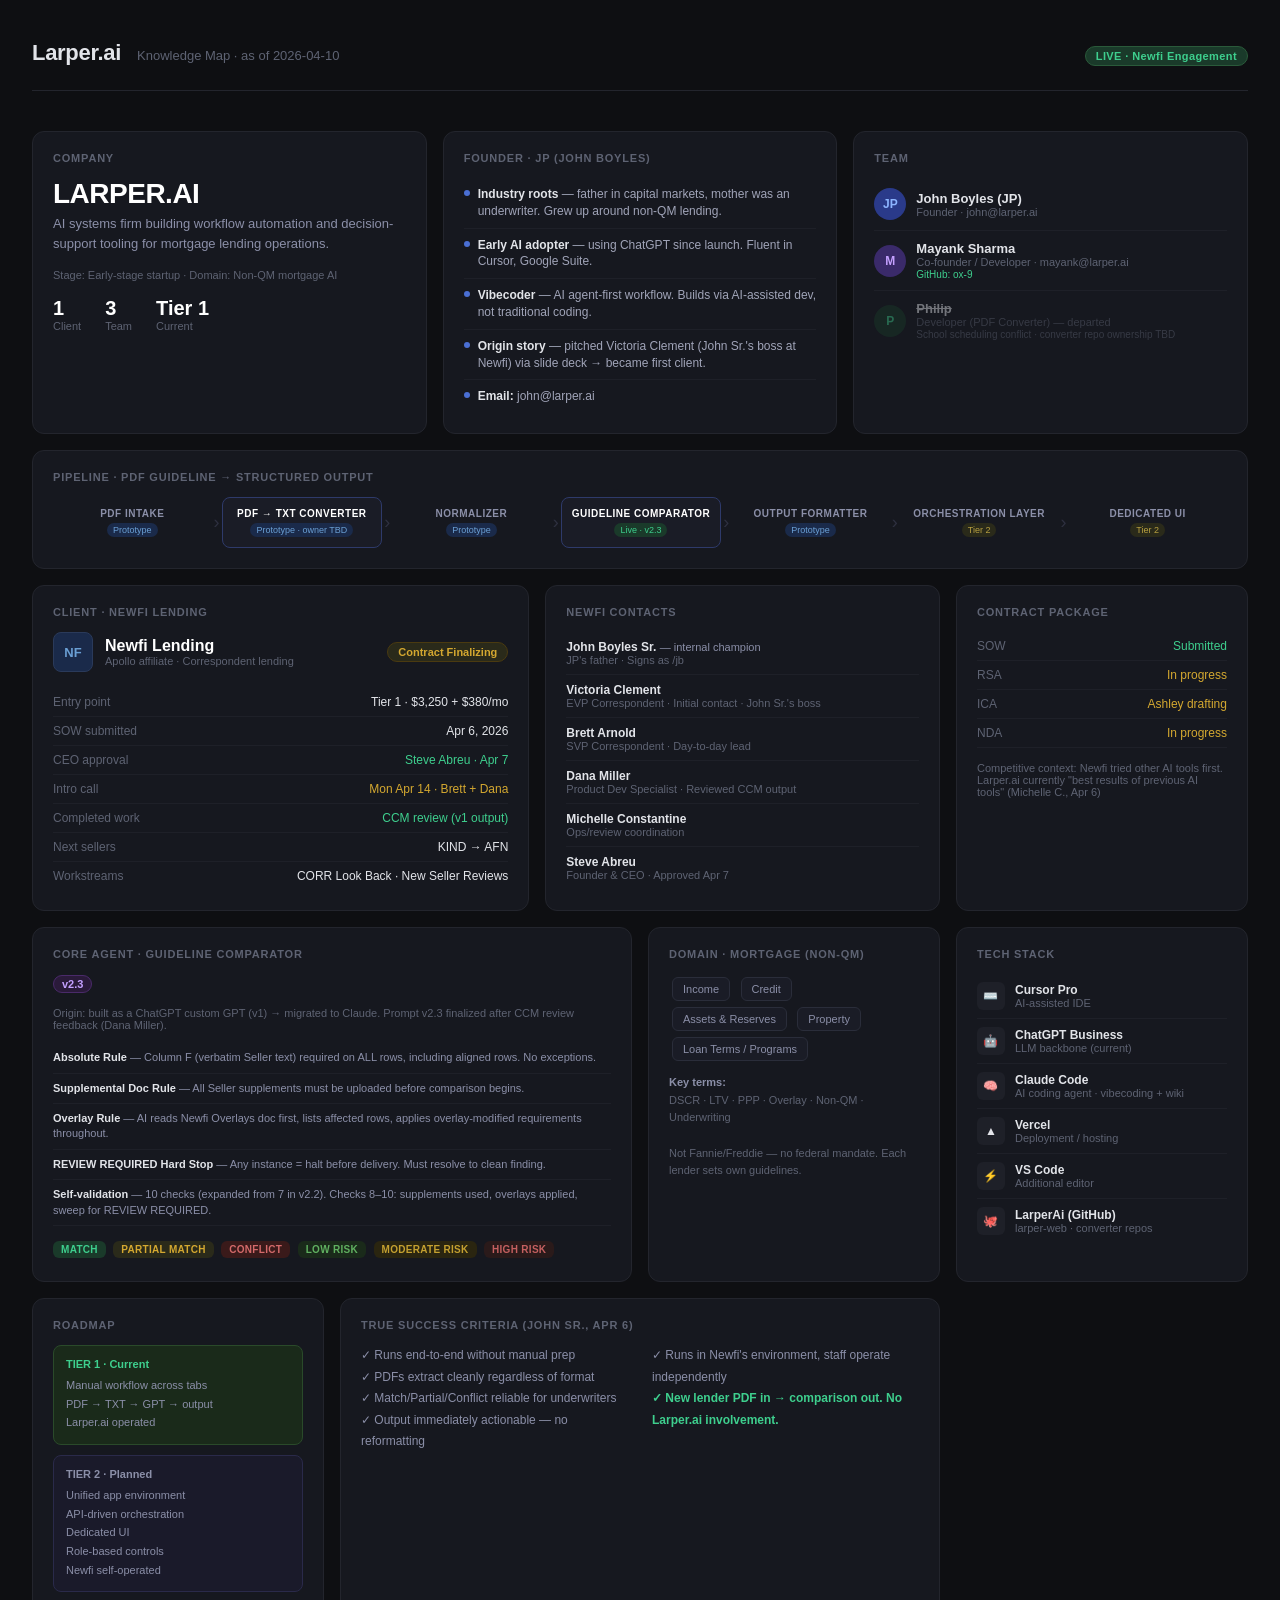
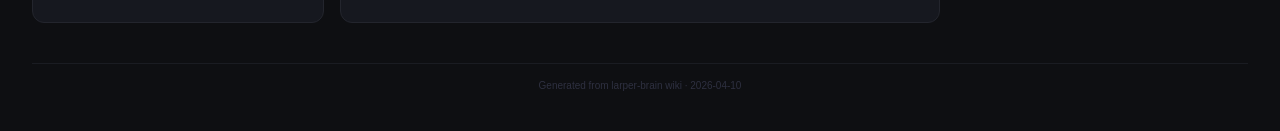
<file: my-website.html/larper-knowledge-map.html>
<!DOCTYPE html>
<html lang="en">

<head>
  <meta charset="utf-8" />
  <meta name="viewport" content="width=device-width, initial-scale=1" />
  <title>Larper.ai — Knowledge Map</title>
  <style>
    * {
      box-sizing: border-box;
      margin: 0;
      padding: 0;
    }

    body {
      font-family: -apple-system, BlinkMacSystemFont, "Segoe UI", sans-serif;
      background: #0e0f12;
      color: #e2e4e9;
      min-height: 100vh;
      padding: 40px 32px;
    }

    /* ── Header ── */
    .header {
      display: flex;
      align-items: baseline;
      gap: 16px;
      margin-bottom: 40px;
      border-bottom: 1px solid #23252d;
      padding-bottom: 24px;
    }

    .header h1 {
      font-size: 22px;
      font-weight: 700;
      letter-spacing: -0.3px;
    }

    .header .sub {
      font-size: 13px;
      color: #5e6373;
    }

    .badge {
      margin-left: auto;
      font-size: 11px;
      background: #1a3a2a;
      color: #3ecf8e;
      border: 1px solid #2a5a3a;
      padding: 3px 10px;
      border-radius: 20px;
      font-weight: 600;
      letter-spacing: 0.4px;
    }

    /* ── Grid ── */
    .grid {
      display: grid;
      grid-template-columns: repeat(12, 1fr);
      gap: 16px;
    }

    /* ── Cards ── */
    .card {
      background: #16181f;
      border: 1px solid #23252d;
      border-radius: 12px;
      padding: 20px;
    }

    .card-title {
      font-size: 11px;
      font-weight: 700;
      text-transform: uppercase;
      letter-spacing: 0.8px;
      color: #5e6373;
      margin-bottom: 14px;
    }

    /* ── Spans ── */
    .span-4 {
      grid-column: span 4;
    }

    .span-3 {
      grid-column: span 3;
    }

    .span-5 {
      grid-column: span 5;
    }

    .span-7 {
      grid-column: span 7;
    }

    .span-6 {
      grid-column: span 6;
    }

    .span-8 {
      grid-column: span 8;
    }

    .span-12 {
      grid-column: span 12;
    }

    /* ── Company card ── */
    .company-name {
      font-size: 28px;
      font-weight: 800;
      letter-spacing: -0.5px;
      color: #fff;
      margin-bottom: 4px;
    }

    .company-tagline {
      font-size: 13px;
      color: #8b8fa8;
      line-height: 1.5;
      margin-bottom: 16px;
    }

    .stat-row {
      display: flex;
      gap: 24px;
      margin-top: 16px;
    }

    .stat {}

    .stat .val {
      font-size: 20px;
      font-weight: 700;
      color: #fff;
    }

    .stat .lbl {
      font-size: 11px;
      color: #5e6373;
    }

    /* ── Person chip ── */
    .person {
      display: flex;
      align-items: center;
      gap: 10px;
      padding: 10px 0;
      border-bottom: 1px solid #1e2028;
    }

    .person:last-child {
      border-bottom: none;
    }

    .avatar {
      width: 32px;
      height: 32px;
      border-radius: 50%;
      display: flex;
      align-items: center;
      justify-content: center;
      font-size: 12px;
      font-weight: 700;
      flex-shrink: 0;
    }

    .av-jp {
      background: #2a3a8a;
      color: #8cb4ff;
    }

    .av-may {
      background: #3a2a6a;
      color: #c4a0ff;
    }

    .av-phil {
      background: #1a3a2a;
      color: #3ecf8e;
    }

    .person-name {
      font-size: 13px;
      font-weight: 600;
      color: #e2e4e9;
    }

    .person-role {
      font-size: 11px;
      color: #5e6373;
    }

    .person-note {
      font-size: 10px;
      color: #3ecf8e;
      margin-top: 1px;
    }

    /* ── JP background ── */
    .jp-trait {
      display: flex;
      align-items: flex-start;
      gap: 8px;
      padding: 8px 0;
      border-bottom: 1px solid #1e2028;
      font-size: 12px;
      line-height: 1.4;
      color: #a0a4b8;
    }

    .jp-trait:last-child {
      border-bottom: none;
    }

    .jp-trait .dot {
      width: 6px;
      height: 6px;
      border-radius: 50%;
      background: #4a6fd4;
      flex-shrink: 0;
      margin-top: 4px;
    }

    /* ── Pipeline ── */
    .pipeline {
      display: flex;
      align-items: center;
      gap: 0;
      margin-top: 8px;
      overflow-x: auto;
    }

    .pipe-step {
      flex: 1;
      text-align: center;
      padding: 10px 6px;
      position: relative;
    }

    .pipe-step .ps-label {
      font-size: 10px;
      font-weight: 600;
      color: #8b8fa8;
      text-transform: uppercase;
      letter-spacing: 0.5px;
    }

    .pipe-step .ps-status {
      font-size: 9px;
      margin-top: 3px;
      padding: 2px 6px;
      border-radius: 10px;
      display: inline-block;
    }

    .status-proto {
      background: #1a2a4a;
      color: #6a9fd4;
    }

    .status-live {
      background: #1a3a2a;
      color: #3ecf8e;
    }

    .status-plan {
      background: #2a2a1a;
      color: #b8a040;
    }

    .pipe-arrow {
      color: #2e3040;
      font-size: 18px;
      flex-shrink: 0;
      padding: 0 2px;
    }

    .pipe-step.highlight .ps-label {
      color: #fff;
    }

    .pipe-step.highlight {
      background: #1a1c26;
      border-radius: 8px;
      border: 1px solid #2e3a6a;
    }

    /* ── Newfi client card ── */
    .newfi-header {
      display: flex;
      align-items: center;
      gap: 12px;
      margin-bottom: 16px;
    }

    .newfi-logo {
      width: 40px;
      height: 40px;
      border-radius: 8px;
      background: #1a2a4a;
      display: flex;
      align-items: center;
      justify-content: center;
      font-size: 13px;
      font-weight: 800;
      color: #6a9fd4;
      border: 1px solid #2a3a5a;
    }

    .newfi-name {
      font-size: 16px;
      font-weight: 700;
      color: #fff;
    }

    .newfi-sub {
      font-size: 11px;
      color: #5e6373;
    }

    .newfi-status {
      margin-left: auto;
      font-size: 11px;
      background: #2a2a1a;
      color: #d4a830;
      border: 1px solid #4a3a10;
      padding: 3px 10px;
      border-radius: 20px;
      font-weight: 600;
    }

    .kv-row {
      display: flex;
      justify-content: space-between;
      align-items: center;
      padding: 7px 0;
      border-bottom: 1px solid #1e2028;
      font-size: 12px;
    }

    .kv-row:last-child {
      border-bottom: none;
    }

    .kv-key {
      color: #5e6373;
    }

    .kv-val {
      color: #e2e4e9;
      font-weight: 500;
      text-align: right;
      max-width: 60%;
    }

    .kv-val.green {
      color: #3ecf8e;
    }

    .kv-val.yellow {
      color: #d4a830;
    }

    /* ── Contacts list ── */
    .contact {
      padding: 8px 0;
      border-bottom: 1px solid #1e2028;
      font-size: 12px;
    }

    .contact:last-child {
      border-bottom: none;
    }

    .contact .cname {
      font-weight: 600;
      color: #e2e4e9;
    }

    .contact .crole {
      color: #5e6373;
      font-size: 11px;
    }

    .contact .cnote {
      color: #8b8fa8;
      font-size: 11px;
      margin-top: 1px;
    }

    /* ── Agent / prompt card ── */
    .version-pill {
      display: inline-block;
      font-size: 11px;
      font-weight: 700;
      background: #2a1a3a;
      color: #c4a0ff;
      border: 1px solid #4a2a6a;
      padding: 2px 8px;
      border-radius: 10px;
      margin-bottom: 14px;
    }

    .rule-row {
      padding: 7px 0;
      border-bottom: 1px solid #1e2028;
      font-size: 11px;
      line-height: 1.4;
      color: #8b8fa8;
    }

    .rule-row:last-child {
      border-bottom: none;
    }

    .rule-row strong {
      color: #e2e4e9;
    }

    /* ── Output columns ── */
    .col-chip {
      display: inline-block;
      font-size: 10px;
      font-weight: 600;
      padding: 3px 8px;
      border-radius: 6px;
      margin: 3px 3px 3px 0;
      text-transform: uppercase;
      letter-spacing: 0.3px;
    }

    .col-match {
      background: #1a3a2a;
      color: #3ecf8e;
    }

    .col-partial {
      background: #2a2a1a;
      color: #d4a830;
    }

    .col-conflict {
      background: #3a1a1a;
      color: #d46a6a;
    }

    .col-low {
      background: #1a2a1a;
      color: #60b060;
    }

    .col-moderate {
      background: #2a2510;
      color: #c4a030;
    }

    .col-high {
      background: #2a1a1a;
      color: #c46060;
    }

    /* ── Tech stack ── */
    .stack-item {
      display: flex;
      align-items: center;
      gap: 10px;
      padding: 8px 0;
      border-bottom: 1px solid #1e2028;
      font-size: 12px;
    }

    .stack-item:last-child {
      border-bottom: none;
    }

    .stack-icon {
      width: 28px;
      height: 28px;
      border-radius: 6px;
      background: #1e2028;
      display: flex;
      align-items: center;
      justify-content: center;
      font-size: 12px;
      flex-shrink: 0;
    }

    .stack-name {
      font-weight: 600;
      color: #e2e4e9;
    }

    .stack-role {
      font-size: 11px;
      color: #5e6373;
    }

    /* ── Domain areas ── */
    .domain-chip {
      display: inline-block;
      background: #1a1c26;
      border: 1px solid #2a2d3a;
      border-radius: 6px;
      padding: 5px 10px;
      font-size: 11px;
      color: #8b8fa8;
      margin: 3px;
    }

    /* ── Roadmap ── */
    .tier {
      padding: 12px;
      border-radius: 8px;
      margin-bottom: 10px;
    }

    .tier-1 {
      background: #1a2a1a;
      border: 1px solid #2a4a2a;
    }

    .tier-2 {
      background: #1a1a2a;
      border: 1px solid #2a2a4a;
    }

    .tier-label {
      font-size: 11px;
      font-weight: 700;
      margin-bottom: 6px;
    }

    .tier-1 .tier-label {
      color: #3ecf8e;
    }

    .tier-2 .tier-label {
      color: #8b8fa8;
    }

    .tier-items {
      font-size: 11px;
      color: #8b8fa8;
      line-height: 1.7;
    }

    /* ── Section divider ── */
    .section-label {
      grid-column: span 12;
      font-size: 10px;
      font-weight: 700;
      text-transform: uppercase;
      letter-spacing: 1px;
      color: #2e3040;
      padding: 8px 0 0;
      border-top: 1px solid #1a1c22;
      margin-top: 4px;
    }

    @media (max-width: 900px) {

      .span-4,
      .span-3,
      .span-5,
      .span-7,
      .span-6,
      .span-8 {
        grid-column: span 12;
      }

      .stat-row {
        flex-wrap: wrap;
      }
    }
  </style>
</head>

<body>

  <div class="header">
    <h1>Larper.ai</h1>
    <span class="sub">Knowledge Map · as of 2026-04-10</span>
    <span class="badge">LIVE · Newfi Engagement</span>
  </div>

  <div class="grid">

    <!-- ── Company overview ── -->
    <div class="card span-4">
      <div class="card-title">Company</div>
      <div class="company-name">LARPER.AI</div>
      <div class="company-tagline">AI systems firm building workflow automation and decision-support tooling for
        mortgage lending operations.</div>
      <div style="font-size:11px; color:#5e6373;">Stage: Early-stage startup · Domain: Non-QM mortgage AI</div>
      <div class="stat-row">
        <div class="stat">
          <div class="val">1</div>
          <div class="lbl">Client</div>
        </div>
        <div class="stat">
          <div class="val">3</div>
          <div class="lbl">Team</div>
        </div>
        <div class="stat">
          <div class="val">Tier 1</div>
          <div class="lbl">Current</div>
        </div>
      </div>
    </div>

    <!-- ── JP background ── -->
    <div class="card span-4">
      <div class="card-title">Founder · JP (John Boyles)</div>
      <div class="jp-trait">
        <div class="dot"></div><span><strong style="color:#e2e4e9;">Industry roots</strong> — father in capital markets,
          mother was an underwriter. Grew up around non-QM lending.</span>
      </div>
      <div class="jp-trait">
        <div class="dot"></div><span><strong style="color:#e2e4e9;">Early AI adopter</strong> — using ChatGPT since
          launch. Fluent in Cursor, Google Suite.</span>
      </div>
      <div class="jp-trait">
        <div class="dot"></div><span><strong style="color:#e2e4e9;">Vibecoder</strong> — AI agent-first workflow. Builds
          via AI-assisted dev, not traditional coding.</span>
      </div>
      <div class="jp-trait">
        <div class="dot"></div><span><strong style="color:#e2e4e9;">Origin story</strong> — pitched Victoria Clement
          (John Sr.'s boss at Newfi) via slide deck → became first client.</span>
      </div>
      <div class="jp-trait">
        <div class="dot"></div><span><strong style="color:#e2e4e9;">Email:</strong> john@larper.ai</span>
      </div>
    </div>

    <!-- ── Team ── -->
    <div class="card span-4">
      <div class="card-title">Team</div>
      <div class="person">
        <div class="avatar av-jp">JP</div>
        <div>
          <div class="person-name">John Boyles (JP)</div>
          <div class="person-role">Founder · john@larper.ai</div>
        </div>
      </div>
      <div class="person">
        <div class="avatar av-may">M</div>
        <div>
          <div class="person-name">Mayank Sharma</div>
          <div class="person-role">Co-founder / Developer · mayank@larper.ai</div>
          <div class="person-note">GitHub: ox-9</div>
        </div>
      </div>
      <div class="person" style="opacity:0.45;">
        <div class="avatar av-phil">P</div>
        <div>
          <div class="person-name" style="text-decoration:line-through;">Philip</div>
          <div class="person-role">Developer (PDF Converter) — departed</div>
          <div class="person-note" style="color:#5e6373;">School scheduling conflict · converter repo ownership TBD
          </div>
        </div>
      </div>
    </div>

    <!-- ── Pipeline ── -->
    <div class="card span-12">
      <div class="card-title">Pipeline · PDF Guideline → Structured Output</div>
      <div class="pipeline">
        <div class="pipe-step">
          <div class="ps-label">PDF Intake</div>
          <div class="ps-status status-proto">Prototype</div>
        </div>
        <div class="pipe-arrow">›</div>
        <div class="pipe-step highlight">
          <div class="ps-label">PDF → TXT Converter</div>
          <div class="ps-status status-proto">Prototype · owner TBD</div>
        </div>
        <div class="pipe-arrow">›</div>
        <div class="pipe-step">
          <div class="ps-label">Normalizer</div>
          <div class="ps-status status-proto">Prototype</div>
        </div>
        <div class="pipe-arrow">›</div>
        <div class="pipe-step highlight">
          <div class="ps-label">Guideline Comparator</div>
          <div class="ps-status status-live">Live · v2.3</div>
        </div>
        <div class="pipe-arrow">›</div>
        <div class="pipe-step">
          <div class="ps-label">Output Formatter</div>
          <div class="ps-status status-proto">Prototype</div>
        </div>
        <div class="pipe-arrow">›</div>
        <div class="pipe-step">
          <div class="ps-label">Orchestration Layer</div>
          <div class="ps-status status-plan">Tier 2</div>
        </div>
        <div class="pipe-arrow">›</div>
        <div class="pipe-step">
          <div class="ps-label">Dedicated UI</div>
          <div class="ps-status status-plan">Tier 2</div>
        </div>
      </div>
    </div>

    <!-- ── Newfi engagement ── -->
    <div class="card span-5">
      <div class="card-title">Client · Newfi Lending</div>
      <div class="newfi-header">
        <div class="newfi-logo">NF</div>
        <div>
          <div class="newfi-name">Newfi Lending</div>
          <div class="newfi-sub">Apollo affiliate · Correspondent lending</div>
        </div>
        <div class="newfi-status">Contract Finalizing</div>
      </div>
      <div class="kv-row"><span class="kv-key">Entry point</span><span class="kv-val">Tier 1 · $3,250 + $380/mo</span>
      </div>
      <div class="kv-row"><span class="kv-key">SOW submitted</span><span class="kv-val">Apr 6, 2026</span></div>
      <div class="kv-row"><span class="kv-key">CEO approval</span><span class="kv-val green">Steve Abreu · Apr 7</span>
      </div>
      <div class="kv-row"><span class="kv-key">Intro call</span><span class="kv-val yellow">Mon Apr 14 · Brett +
          Dana</span></div>
      <div class="kv-row"><span class="kv-key">Completed work</span><span class="kv-val green">CCM review (v1
          output)</span></div>
      <div class="kv-row"><span class="kv-key">Next sellers</span><span class="kv-val">KIND → AFN</span></div>
      <div class="kv-row"><span class="kv-key">Workstreams</span><span class="kv-val">CORR Look Back · New Seller
          Reviews</span></div>
    </div>

    <!-- ── Newfi contacts ── -->
    <div class="card span-4">
      <div class="card-title">Newfi Contacts</div>
      <div class="contact">
        <span class="cname">John Boyles Sr.</span>
        <span class="cnote"> — internal champion</span>
        <div class="crole">JP's father · Signs as /jb</div>
      </div>
      <div class="contact">
        <span class="cname">Victoria Clement</span>
        <div class="crole">EVP Correspondent · Initial contact · John Sr.'s boss</div>
      </div>
      <div class="contact">
        <span class="cname">Brett Arnold</span>
        <div class="crole">SVP Correspondent · Day-to-day lead</div>
      </div>
      <div class="contact">
        <span class="cname">Dana Miller</span>
        <div class="crole">Product Dev Specialist · Reviewed CCM output</div>
      </div>
      <div class="contact">
        <span class="cname">Michelle Constantine</span>
        <div class="crole">Ops/review coordination</div>
      </div>
      <div class="contact">
        <span class="cname">Steve Abreu</span>
        <div class="crole">Founder & CEO · Approved Apr 7</div>
      </div>
    </div>

    <!-- ── Contract ── -->
    <div class="card span-3">
      <div class="card-title">Contract Package</div>
      <div class="kv-row"><span class="kv-key">SOW</span><span class="kv-val green">Submitted</span></div>
      <div class="kv-row"><span class="kv-key">RSA</span><span class="kv-val yellow">In progress</span></div>
      <div class="kv-row"><span class="kv-key">ICA</span><span class="kv-val yellow">Ashley drafting</span></div>
      <div class="kv-row"><span class="kv-key">NDA</span><span class="kv-val yellow">In progress</span></div>
      <div style="margin-top:14px; font-size:11px; color:#5e6373;">Competitive context: Newfi tried other AI tools
        first. Larper.ai currently "best results of previous AI tools" (Michelle C., Apr 6)</div>
    </div>

    <!-- ── Comparator agent ── -->
    <div class="card span-6">
      <div class="card-title">Core Agent · Guideline Comparator</div>
      <div class="version-pill">v2.3</div>
      <div style="font-size:11px; color:#5e6373; margin-bottom:12px;">Origin: built as a ChatGPT custom GPT (v1) →
        migrated to Claude. Prompt v2.3 finalized after CCM review feedback (Dana Miller).</div>
      <div class="rule-row"><strong>Absolute Rule</strong> — Column F (verbatim Seller text) required on ALL rows,
        including aligned rows. No exceptions.</div>
      <div class="rule-row"><strong>Supplemental Doc Rule</strong> — All Seller supplements must be uploaded before
        comparison begins.</div>
      <div class="rule-row"><strong>Overlay Rule</strong> — AI reads Newfi Overlays doc first, lists affected rows,
        applies overlay-modified requirements throughout.</div>
      <div class="rule-row"><strong>REVIEW REQUIRED Hard Stop</strong> — Any instance = halt before delivery. Must
        resolve to clean finding.</div>
      <div class="rule-row"><strong>Self-validation</strong> — 10 checks (expanded from 7 in v2.2). Checks 8–10:
        supplements used, overlays applied, sweep for REVIEW REQUIRED.</div>
      <div style="margin-top:12px;">
        <span class="col-chip col-match">Match</span>
        <span class="col-chip col-partial">Partial Match</span>
        <span class="col-chip col-conflict">Conflict</span>
        <span class="col-chip col-low">Low Risk</span>
        <span class="col-chip col-moderate">Moderate Risk</span>
        <span class="col-chip col-high">High Risk</span>
      </div>
    </div>

    <!-- ── Domain ── -->
    <div class="card span-3">
      <div class="card-title">Domain · Mortgage (Non-QM)</div>
      <div style="margin-bottom:10px;">
        <div class="domain-chip">Income</div>
        <div class="domain-chip">Credit</div>
        <div class="domain-chip">Assets & Reserves</div>
        <div class="domain-chip">Property</div>
        <div class="domain-chip">Loan Terms / Programs</div>
      </div>
      <div style="font-size:11px; color:#5e6373; line-height:1.6;">
        <strong style="color:#8b8fa8;">Key terms:</strong><br />
        DSCR · LTV · PPP · Overlay · Non-QM · Underwriting<br /><br />
        Not Fannie/Freddie — no federal mandate. Each lender sets own guidelines.
      </div>
    </div>

    <!-- ── Tech stack ── -->
    <div class="card span-3">
      <div class="card-title">Tech Stack</div>
      <div class="stack-item">
        <div class="stack-icon">⌨️</div>
        <div>
          <div class="stack-name">Cursor Pro</div>
          <div class="stack-role">AI-assisted IDE</div>
        </div>
      </div>
      <div class="stack-item">
        <div class="stack-icon">🤖</div>
        <div>
          <div class="stack-name">ChatGPT Business</div>
          <div class="stack-role">LLM backbone (current)</div>
        </div>
      </div>
      <div class="stack-item">
        <div class="stack-icon">🧠</div>
        <div>
          <div class="stack-name">Claude Code</div>
          <div class="stack-role">AI coding agent · vibecoding + wiki</div>
        </div>
      </div>
      <div class="stack-item">
        <div class="stack-icon">▲</div>
        <div>
          <div class="stack-name">Vercel</div>
          <div class="stack-role">Deployment / hosting</div>
        </div>
      </div>
      <div class="stack-item">
        <div class="stack-icon">⚡</div>
        <div>
          <div class="stack-name">VS Code</div>
          <div class="stack-role">Additional editor</div>
        </div>
      </div>
      <div class="stack-item">
        <div class="stack-icon">🐙</div>
        <div>
          <div class="stack-name">LarperAi (GitHub)</div>
          <div class="stack-role">larper-web · converter repos</div>
        </div>
      </div>
    </div>

    <!-- ── Roadmap ── -->
    <div class="card span-3">
      <div class="card-title">Roadmap</div>
      <div class="tier tier-1">
        <div class="tier-label">TIER 1 · Current</div>
        <div class="tier-items">
          Manual workflow across tabs<br />
          PDF → TXT → GPT → output<br />
          Larper.ai operated
        </div>
      </div>
      <div class="tier tier-2">
        <div class="tier-label">TIER 2 · Planned</div>
        <div class="tier-items">
          Unified app environment<br />
          API-driven orchestration<br />
          Dedicated UI<br />
          Role-based controls<br />
          Newfi self-operated
        </div>
      </div>
    </div>

    <!-- ── Success criteria ── -->
    <div class="card span-6">
      <div class="card-title">True Success Criteria (John Sr., Apr 6)</div>
      <div style="font-size:12px; color:#8b8fa8; line-height:1.8; columns: 2; gap: 24px;">
        <div>✓ Runs end-to-end without manual prep</div>
        <div>✓ PDFs extract cleanly regardless of format</div>
        <div>✓ Match/Partial/Conflict reliable for underwriters</div>
        <div>✓ Output immediately actionable — no reformatting</div>
        <div>✓ Runs in Newfi's environment, staff operate independently</div>
        <div style="color:#3ecf8e; font-weight:600;">✓ New lender PDF in → comparison out. No Larper.ai involvement.
        </div>
      </div>
    </div>

  </div>

  <div
    style="margin-top:40px; font-size:10px; color:#2e3040; text-align:center; padding-top:16px; border-top:1px solid #1a1c22;">
    Generated from larper-brain wiki · 2026-04-10
  </div>

</body>

</html>
</file>
